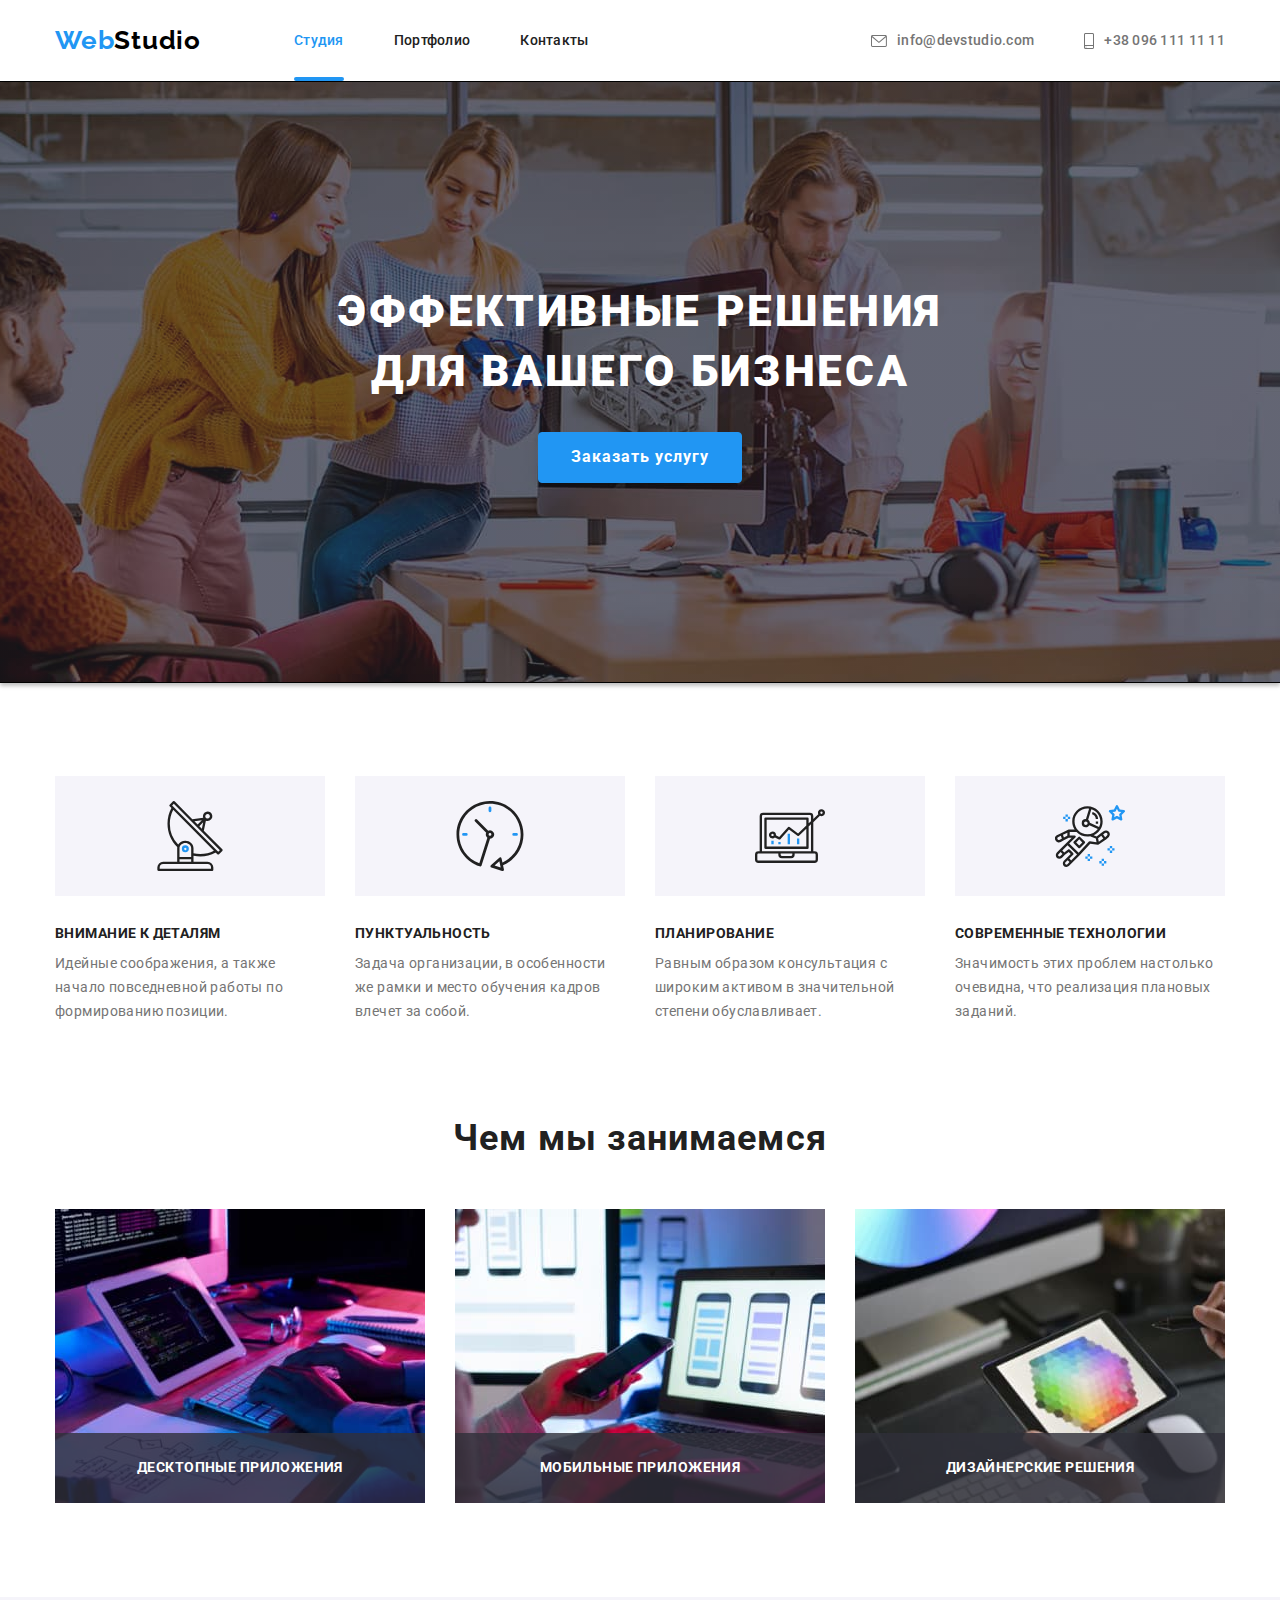
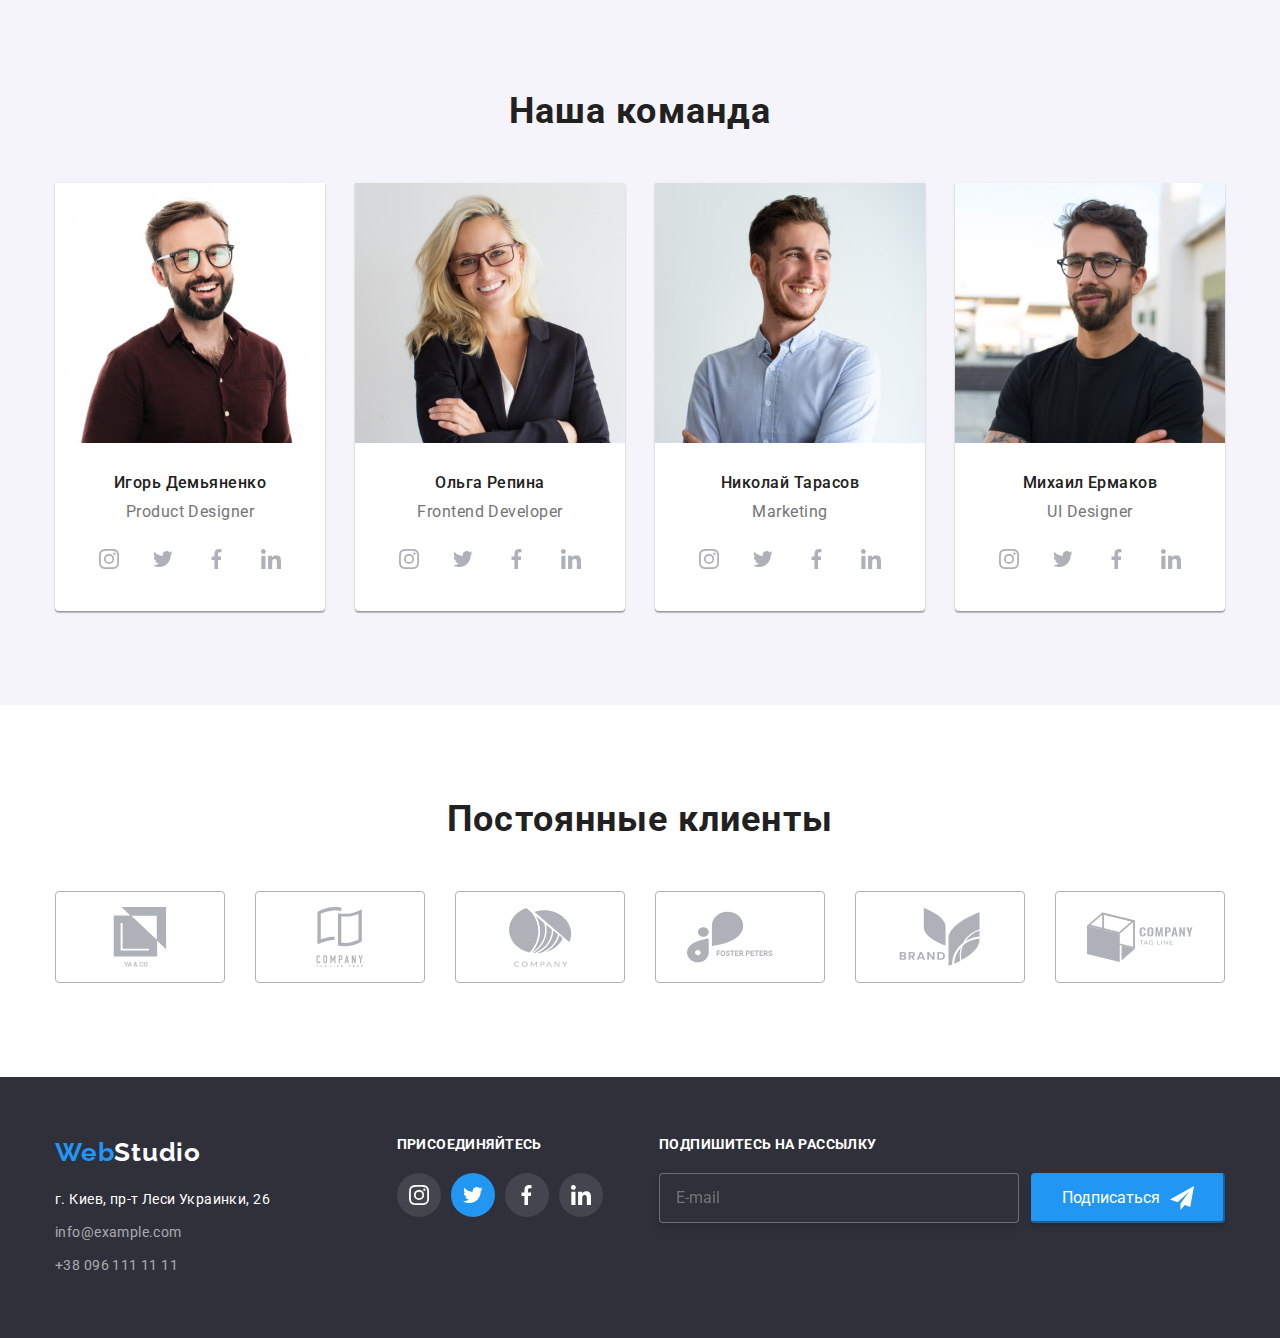
<file: index.html>
<!DOCTYPE html>
<html lang="ru">
<head>
    <meta charset="UTF-8">
    <meta http-equiv="X-UA-Compatible" content="IE=edge">
    <meta name="viewport" content="width=device-width, initial-scale=1.0">
    <title>Студия</title>
    <link rel="preconnect" href="https://fonts.googleapis.com">
    <link rel="preconnect" href="https://fonts.gstatic.com" crossorigin>
    <link href="https://fonts.googleapis.com/css2?family=Raleway:wght@700&family=Roboto:wght@400;500;700;900&display=swap"
        rel="stylesheet">
        <link rel="stylesheet" href="https://cdnjs.cloudflare.com/ajax/libs/modern-normalize/1.0.0/modern-normalize.min.css" />
    <link rel="stylesheet" href="./css/main.min.css">
    
</head>
<body>
 
        <!--Хедер-->
        <header class="header-section">
            <div class="navigation-bar ">
            <a href="./index.html" class="site-logo header-section__site-logo"> <span class="site-logo__name-accent">Web</span>Studio</a>
            <nav class="navigation-bar__navigation-container ">
                <ul class="navigation-box ">
                    <li class="navigation-box__ithem"> <a href="./index.html" class="navigation-box__link active-page">Студия</a> </li>
                    <li class="navigation-box__ithem"> <a href="./portfolio.html" class="navigation-box__link">Портфолио</a> </li>
                    <li class="navigation-box__ithem"> <a href="" class="navigation-box__link">Контакты</a> </li>
                </ul>
            </nav>
            
            <ul class="conact-box ">
                <li class="conact-box__ithem conact-box__ithem-indent-right "><a href="mailto:info@devstudio.com" class="conact-box__link ">
                    <svg class="conact-box__icon conact-box__icon-indent-right">
                        <use href="./images/sprite.svg#icon-envelope"></use>
                    </svg>
                    info@devstudio.com</a></li>
                <li class="conact-box__ithem conact-box__ithem-indent-right"><a href="tel:+380961111111" class="conact-box__link ">
                    <svg class="conact-box__icon conact-box__icon-indent-right icon-phone">
                        <use href="./images/sprite.svg#icon-smartphone"></use>
                    </svg>
                    +38 096 111 11 11</a></li>
            </ul>
            </div>
        </header>
    <main class="main-section">
        <!--hero-->
        <section class="hero-container overlay">
            <h1 class="hero-container__title">Эффективные решения <br> для вашего бизнеса</h1>
            <button type="button" class="button hero-container__button" data-modal-open>Заказать услугу</button>
        </section>
        <!--Our-features-->
        
        <section class="feature-container ">
            <div class="feature-container__box">
            <h2  hidden>Наши особенности</h2>
            
                <ul class="feature-list">
                    <li class="feature-list__ithem  section_ithem-indent-right ">
                        <svg class="feature-list__icon">
                            <use href="images/sprite.svg#icon-antenna"></use>
                        </svg>
                        <h3 class="feature-list__title">Внимание к деталям</h3>
                        <p class="feature-list__text">Идейные соображения, а также начало повседневной работы по формированию позиции.</p>
                    </li>
                    <li class="feature-list__ithem section_ithem-indent-right">
                        <svg class="feature-list__icon">
                            <use href="images/sprite.svg#icon-clock"></use>
                        </svg>
                        <h3 class="feature-list__title">Пунктуальность</h3>
                        <p class="feature-list__text">Задача организации, в особенности же рамки и место обучения кадров влечет за собой.</p>
                    </li>
                    <li class="feature-list__ithem section_ithem-indent-right">
                        <svg class="feature-list__icon">
                            <use href="images/sprite.svg#icon-diagram"></use>
                        </svg>
                        <h3 class="feature-list__title">Планирование</h3>
                        <p class="feature-list__text">Равным образом консультация с широким активом в значительной степени обуславливает.</p>
                    </li>
                    <li class="feature-list__ithem section_ithem-indent-right">
                        <svg class="feature-list__icon">
                            <use href="images/sprite.svg#icon-astronaut"></use>
                        </svg>
                        <h3 class="feature-list__title">Современные технологии</h3>
                        <p class="feature-list__text">Значимость этих проблем настолько очевидна, что реализация плановых заданий.</p>
                    </li>
                </ul>
        
            </div>
        </section>
       
        <!--Practice-->
        <section class="practice-container ">
           <div class="practice-container__box">
            <h2 class="section-name">Чем мы занимаемся</h2>
            <ul class="practice-list">
                <li class="practice-list__ithem section_ithem-indent-right">
                    <div class="practice">
                    <img src="./images/img1.jpg" class="practice__image" alt="Работа с компьютером" width="370"
                        height="294">
                            <div class="practice__label"><p class="practice__text">Десктопные приложения</p></div>
                        </div>
                        </li>
                <li class="practice-list__ithem section_ithem-indent-right">
                    <div class="practice">
                    <img src="./images/img2.jpg" class="practice__image" alt="Работа с телефоном" width="370"
                        height="294">
                    <div class="practice__label">
                        <p class="practice__text">Мобильные приложения</p>
                    </div>
                    </div>
                    </li>
                <li class="practice-list__ithem section_ithem-indent-right">
                    <div class="practice">
                        <img src="./images/img3.jpg" class="practice__image" alt="Работа с цветами" width="370"
                        height="294">
                        <div class="practice__label">
                            <p class="practice__text">Дизайнерские решения</p>
                        </div>
                        </div>
                    </li>
            </ul>
           </div>
            
            
        </section>
        <!--Team-->
        <section class="team-container ">
            <div class="team-container__box">
                <h2 class="section-name">Наша команда</h2>
                <ul class="team">
                    <li class="team__ithem section_ithem-indent-right">
                        <img src="./images/ourteam1.jpg" class="team__photo" alt="фотография Игоря Демьяненко" width="270" height="260">
                        <div class="team__decribe">
                        <h3 class="team__name">Игорь Демьяненко</h3>
                        <p class="team__position">Product Designer</p>
                    <ul class="networks">
                        <li class="networks__ithem-indent-right"><a href="#" aria-label="Instagram" class="networks__link team-networks__link">
                                <svg class="network-icon">
                                    <use href="images/sprite.svg#icon-instagram"></use>
                                </svg>
                            </a></li>
                        <li class="networks__ithem-indent-right"><a href="#" aria-label="Twitter" class="networks__link team-networks__link">
                                <svg class="network-icon">
                                    <use href="images/sprite.svg#icon-twit"></use>
                                </svg>
                            </a></li>
                        <li class="networks__ithem-indent-right"><a href="#" aria-label="Facebook" class="networks__link team-networks__link">
                                <svg class="network-icon">
                                    <use href="images/sprite.svg#icon-facebook"></use>
                                </svg>
                            </a></li>
                        <li class="networks__ithem-indent-right"><a href="#" aria-label="Linkedin" class="networks__link team-networks__link">
                                <svg class="network-icon">
                                    <use href="images/sprite.svg#icon-linkedin"></use>
                                </svg>
                    
                            </a>
                        </li>
                    </ul>
                                     
                    </div>
                    </li>
                    <li class="team__ithem section_ithem-indent-right">
                        <img src="./images/ourteam2.jpg" class="team__photo" alt="фотография Ольга Репина" width="270" height="260">
                        <div class="team__decribe">
                        <h3 class="team__name">Ольга Репина</h3>
                        <p class="team__position">Frontend Developer</p>
                    <ul class="networks">
                        <li class="networks__ithem-indent-right"><a href="#" aria-label="Instagram"
                                class="networks__link team-networks__link">
                                <svg class="network-icon">
                                    <use href="images/sprite.svg#icon-instagram"></use>
                                </svg>
                            </a></li>
                        <li class="networks__ithem-indent-right"><a href="#" aria-label="Twitter"
                                class="networks__link team-networks__link">
                                <svg class="network-icon">
                                    <use href="images/sprite.svg#icon-twit"></use>
                                </svg>
                            </a></li>
                        <li class="networks__ithem-indent-right"><a href="#" aria-label="Facebook" class="networks__link team-networks__link">
                                <svg class="network-icon">
                                    <use href="images/sprite.svg#icon-facebook"></use>
                                </svg>
                            </a></li>
                        <li class="networks__ithem-indent-right"><a href="#" aria-label="Linkedin" class="networks__link team-networks__link">
                                <svg class="network-icon">
                                    <use href="images/sprite.svg#icon-linkedin"></use>
                                </svg>
                    
                            </a>
                        </li>
                    </ul>
                    </div>
                    </li>
                    <li class="team__ithem section_ithem-indent-right">
                        <img src="./images/ourteam3.jpg" class="team__photo" alt="фотография Николая Тарасов" width="270" height="260">
                        <div class="team__decribe">
                        <h3 class="team__name">Николай Тарасов</h3>
                        <p class="team__position">Marketing</p>
                    <ul class="networks">
                        <li class="networks__ithem-indent-right"><a href="#" aria-label="Instagram"
                                class="networks__link team-networks__link">
                                <svg class="network-icon">
                                    <use href="images/sprite.svg#icon-instagram"></use>
                                </svg>
                            </a></li>
                        <li class="networks__ithem-indent-right"><a href="#" aria-label="Twitter"
                                class="networks__link team-networks__link">
                                <svg class="network-icon">
                                    <use href="images/sprite.svg#icon-twit"></use>
                                </svg>
                            </a></li>
                        <li class="networks__ithem-indent-right"><a href="#" aria-label="Facebook" class="networks__link team-networks__link">
                                <svg class="network-icon">
                                    <use href="images/sprite.svg#icon-facebook"></use>
                                </svg>
                            </a></li>
                        <li class="networks__ithem-indent-right"><a href="#" aria-label="Linkedin" class="networks__link team-networks__link">
                                <svg class="network-icon">
                                    <use href="images/sprite.svg#icon-linkedin"></use>
                                </svg>
                    
                            </a>
                        </li>
                    </ul>
                    </div>
                    </li>
                    <li class="team__ithem section_ithem-indent-right">
                        <img src="./images/ourteam4.jpg" class="team__photo" alt="фотография Михаила Ермакова" width="270" height="260">
                        <div class="team__decribe">
                        <h3 class="team__name">Михаил Ермаков</h3>
                        <p class="team__position">UI Designer</p>
                    <ul class="networks">
                        <li class="networks__ithem-indent-right"><a href="#" aria-label="Instagram"
                                class="networks__link team-networks__link">
                                <svg class="network-icon">
                                    <use href="images/sprite.svg#icon-instagram"></use>
                                </svg>
                            </a></li>
                        <li class="networks__ithem-indent-right"><a href="#" aria-label="Twitter"
                                class="networks__link team-networks__link ">
                                <svg class="network-icon">
                                    <use href="images/sprite.svg#icon-twit"></use>
                                </svg>
                            </a></li>
                        <li class="networks__ithem-indent-right"><a href="#" aria-label="Facebook" class="networks__link team-networks__link">
                                <svg class="network-icon">
                                    <use href="images/sprite.svg#icon-facebook"></use>
                                </svg>
                            </a></li>
                        <li class="networks__ithem-indent-right"><a href="#" aria-label="Linkedin" class="networks__link team-networks__link">
                                <svg class="network-icon">
                                    <use href="images/sprite.svg#icon-linkedin"></use>
                                </svg>
                    
                            </a>
                        </li>
                    </ul>
                    </div>
                    </li>
                </ul>
            </div>
            
        
        
        
        </section>
        <!--Our-clients-->
        <section class="clients-container">
            <div class="clients-container__box ">
            <h2 class="section-name">Постоянные клиенты</h2>
            
            <ul class="client">
                <li class="client__ithem section_ithem-indent-right">
                <a href="#" class="client__link">
                  <svg class="client__icon">
                 <use href="images/sprite.svg#icon-company-1"></use>
                </svg>
                </a>
                </li>
                <li class="client__ithem section_ithem-indent-right">
                    <a href="#" class="client__link">
                    <svg class="client__icon">
                        <use href="images/sprite.svg#icon-company-2"></use>
                    </svg></a>
                </li>
                <li class="client__ithem section_ithem-indent-right">
                    <a  href="#" class="client__link">
                    <svg class="client__icon">
                        <use href="images/sprite.svg#icon-company-3"></use>
                    </svg></a>
                </li><li class="client__ithem section_ithem-indent-right"> 
                    <a href="#" class="client__link">
                    <svg class="client__icon">
                        <use href="images/sprite.svg#icon-company-4"></use>
                    </svg></a>
                </li><li class="client__ithem section_ithem-indent-right">
                    <a href="#" class="client__link">
                    <svg class="client__icon">
                        <use href="images/sprite.svg#icon-company-5"></use>
                    </svg></a>
                </li><li class="client__ithem section_ithem-indent-right">
                    <a href="#" class="client__link">
                    <svg class="client__icon">
                        <use href="images/sprite.svg#icon-company-6"></use>
                    </svg></a>
                </li>
            </ul>
            </div>
        </section>
 </main>


<!--Footer-->
        <footer class="footer">
            <div class="footer__container ">
            <div class="footer__adress-box-indent-right">  
            <a href="./index.html" class=" site-logo footer__site-logo"> <span class="site-logo__name-accent">Web</span>Studio</a>
                           
            <address class="adress">г. Киев, пр-т Леси Украинки, 26</address>
            <ul>
            <li class="contact-ithem"><a href="mailto:info@example.com" class="contact-footer">info@example.com</a>
                
                 <li class="contact-ithem"><a href="tel:+380961111111" class="contact-footer">+38 096 111 11 11</a></li>
            </ul>
            </div>
            <div class="footer-section">
                <h2 class="invitation">присоединяйтесь</h2>
                    <ul class="networks">
                        <li class="networks__ithem-indent-right"><a href="#" aria-label="Instagram"
                                class="networks__link footer__network-link">
                                <svg class="network-icon">
                                    <use href="images/sprite.svg#icon-instagram"></use>
                                </svg>
                            </a></li>
                        <li class="networks__ithem-indent-right"><a href="#" aria-label="Twitter"
                                class="networks__link footer__network-link twitter-link">
                                <svg class="network-icon">
                                    <use href="images/sprite.svg#icon-twit"></use>
                                </svg>
                            </a></li>
                        <li class="networks__ithem-indent-right"><a href="#" aria-label="Facebook" class="networks__link footer__network-link">
                                <svg class="network-icon">
                                    <use href="images/sprite.svg#icon-facebook"></use>
                                </svg>
                            </a></li>
                        <li class=networks__ithem-indent-right"><a href="#" aria-label="Linkedin" class="networks__link footer__network-link">
                                <svg class="network-icon">
                                    <use href="images/sprite.svg#icon-linkedin"></use>
                                </svg>
                    
                            </a>
                        </li>
                    </ul>

                            </div>





                <div class='footer-section'>
                    <h2 class="invitation">Подпишитесь на рассылку</h2>
                    <form class="mailing">
                        <label><input class="mailing__form" type="email" name="subscribe-mail" placeholder="E-mail"></label>
                        <button type="submit" class="mailing_button">Подписаться</button>
                    </form>
                </div>


                        </div>
                        </footer>

<!-Modal-->
        <div class="backdrop is-hidden" data-modal>
            <div class="modal-window">
            <button class="cross-button" data-modal-close>
                <svg  class="cross-button__icon">
                 <use href="./images/cross.svg#cross"></use>
                 </svg></button>


                 
                 <h2 class="modal-window__invite">Оставьте свои данные, мы вам перезвоним</h2>
            <form class="modalform">
                <label class="modalform__ithem modalform__ithem-indent-righ"> 
                    <input class="modalform__input" type="text" name="username"  placeholder=" ">
                    <svg class="modalform__icon">
                        <use href='./images/icons.svg#icon-person'></use>
                    </svg>
                    <span class="modalform__title">Имя</span>
                </label>
                <label class="modalform__ithem modalform__ithem-indent-righ">
                    <input class="modalform__input" type="tel" name="usernumber" placeholder=" ">
                    <svg class="modalform__icon">
                        <use href='./images/icons.svg#icon-telephone'></use>
                    </svg>
                    <span class="modalform__title">Телефон</span>
                </label>
                <label class="modalform__ithem modalform__ithem-indent-righ"> 
                    <input class="modalform__input" type="email" name="usermail"  placeholder=" ">
                    <svg class="modalform__icon">
                        <use href='./images/icons.svg#icon-thumb-accept'></use>
                    </svg>

                    <span class="modalform__title">Почта</span>
                </label >
                <label class="modalform__ithem modalform__ithem-indent-righ"> 
                    <textarea class="modalform__input modalform__textarea" name="feedback" rows="6" placeholder="Введите комментарий"></textarea>
                <span class="modalform__title">Комментарий</span>
                </label>
                <label class="checkbox"> 
                    <input class="checkbox__imput" type="checkbox" name="useragree" >
                    <span class="checkbox__box"></span>
                    <span class="checkbox__title">Соглашаюсь с рассылкой и принимаю <a href="#" class="terms">Условия договора</a></span>
                </label >
                <button type="submit" class="modalform__button">Отправить
                </button>
            </form>
        </div>
</div>


        <script src="./js/modal.js"></script>
  </body>
</html>
</file>
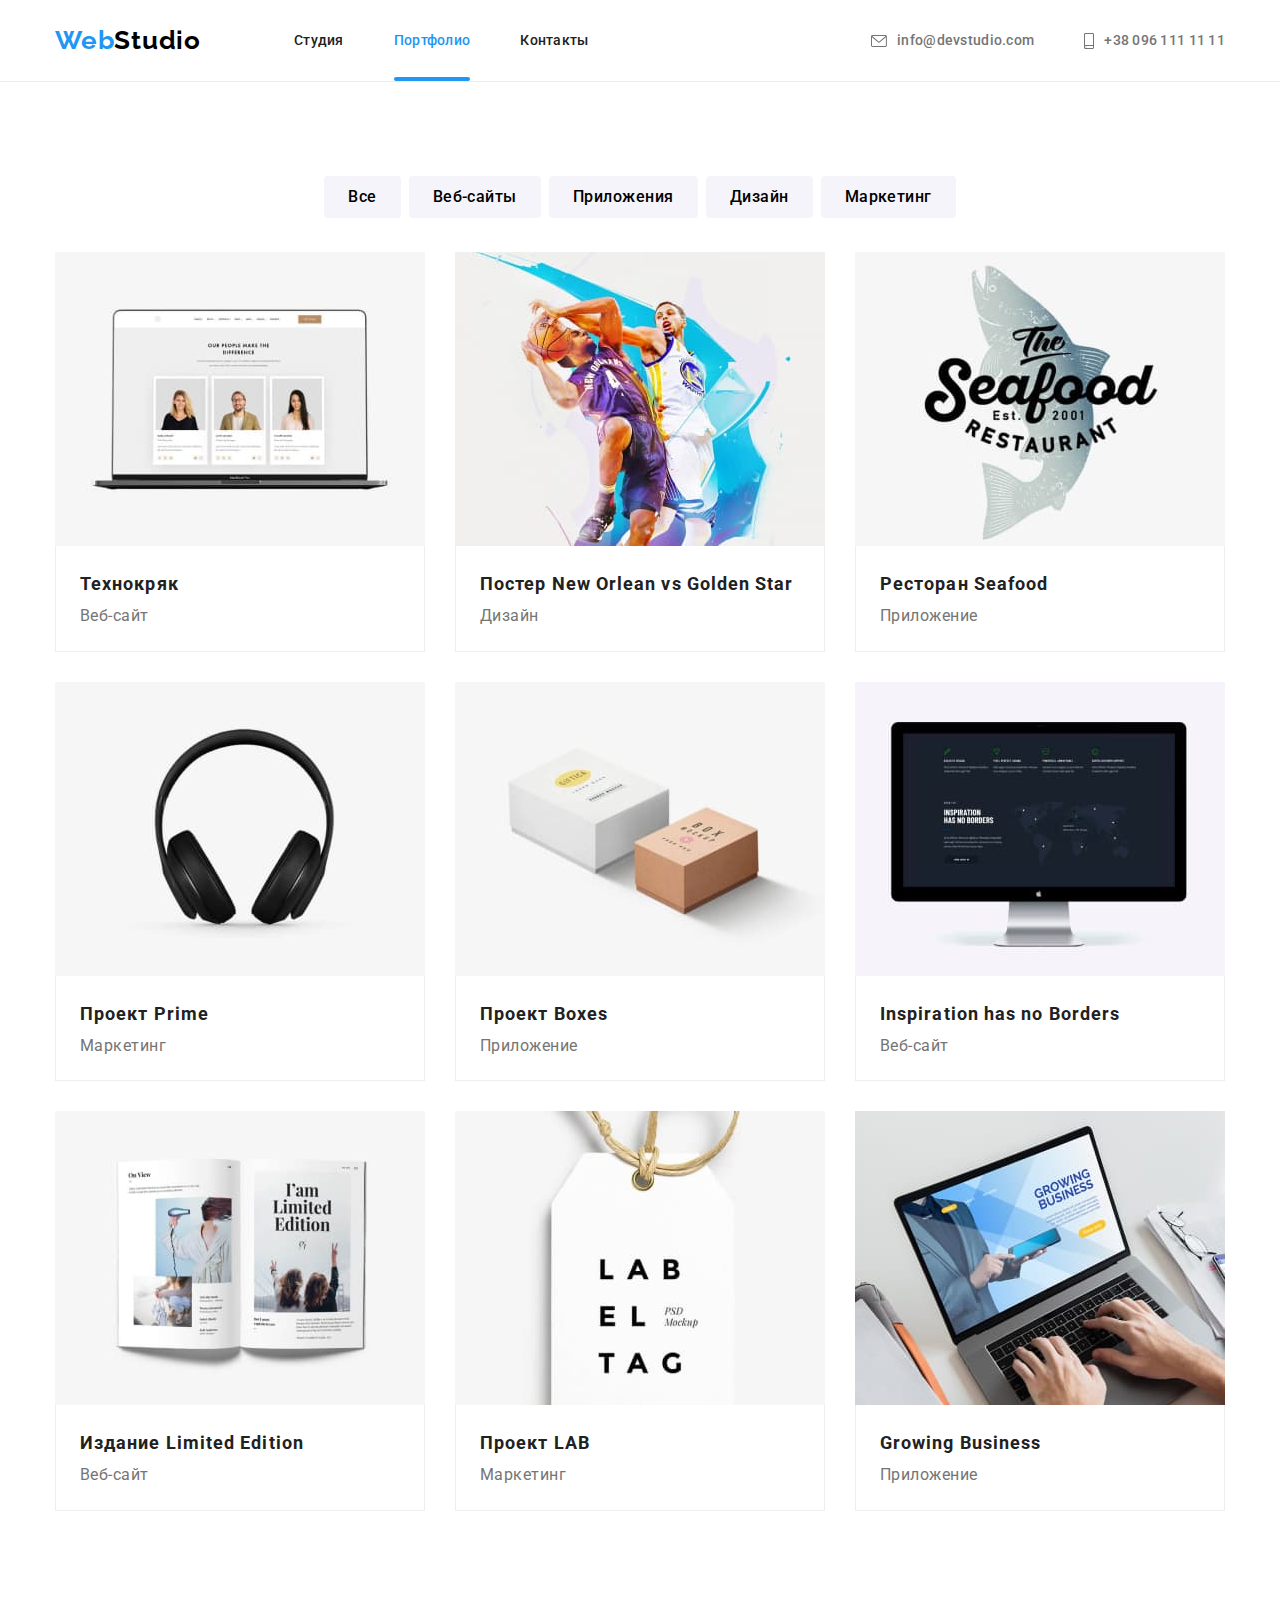
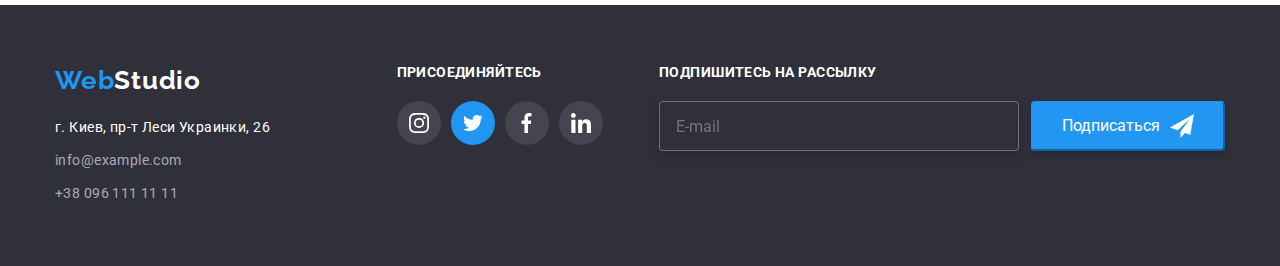
<file: portfolio.html>
<!DOCTYPE html>
<html lang="ru">
<head>
    <meta charset="UTF-8">
    <meta http-equiv="X-UA-Compatible" content="IE=edge">
    <meta name="viewport" content="width=device-width, initial-scale=1.0">
    <title>Портфолио</title>
   <link rel="preconnect" href="https://fonts.googleapis.com">
    <link rel="preconnect" href="https://fonts.gstatic.com" crossorigin>
    <link href="https://fonts.googleapis.com/css2?family=Raleway:wght@700&family=Roboto:wght@400;500;700;900&display=swap"
        rel="stylesheet">
    <link rel="stylesheet" href="https://cdnjs.cloudflare.com/ajax/libs/modern-normalize/1.0.0/modern-normalize.min.css" />
        <link rel="stylesheet" href="./css/main.min.css">
</head>

<body>

    <!--{Header}-->
        <header class="header-section">
            <div class="navigation-bar ">
                <a href="./index.html" class="site-logo header-section__site-logo"> <span
                        class="site-logo__name-accent">Web</span>Studio</a>
                <nav class="navigation-bar__navigation-container ">
                    <ul class="navigation-box ">
                        <li class="navigation-box__ithem"> <a href="./index.html"
                                class="navigation-box__link ">Студия</a> </li>
                        <li class="navigation-box__ithem"> <a href="./portfolio.html" class="navigation-box__link active-page">Портфолио</a>
                        </li>
                        <li class="navigation-box__ithem"> <a href="" class="navigation-box__link">Контакты</a> </li>
                    </ul>
                </nav>
        
                <ul class="conact-box ">
                    <li class="conact-box__ithem-indent-right "><a href="mailto:info@devstudio.com" class="conact-box__link ">
                            <svg class="conact-box__icon conact-box__icon-indent-right">
                                <use href="./images/sprite.svg#icon-envelope"></use>
                            </svg>
                            info@devstudio.com</a></li>
                    <li class="conact-box__ithem-indent-right"><a href="tel:+380961111111" class="conact-box__link ">
                            <svg class="conact-box__icon conact-box__icon-indent-right icon-phone">
                                <use href="./images/sprite.svg#icon-smartphone"></use>
                            </svg>
                            +38 096 111 11 11</a></li>
                </ul>
            </div>
        </header>
    <!--Portfolio-->
   <main>
       <section class="works-container ">
       <div class="works-container__box  ">
           <h1  hidden>Наши работы </h1>
           <ul class="works-navigation">
               <li class="works-navigation__box works-navigation__button-indent-right"><button type="button" class="works-navigation__button">Все</button></li>
               <li class="works-navigation__box works-navigation__button-indent-right"><button type="button" class="works-navigation__button">Веб-сайты</button></li>
               <li class="works-navigation__box works-navigation__button-indent-right"><button type="button" class="works-navigation__button">Приложения</button></li>
               <li class="works-navigation__box works-navigation__button-indent-right"><button type="button" class="works-navigation__button">Дизайн</button></li>
               <li class="works-navigation__box works-navigation__button-indent-right"><button type="button" class="works-navigation__button">Маркетинг</button></li>   
           </ul>   
       
   <!--Work-examples-->    
    <ul class="work-list work-list-indent-up">
        <li class="work-list__ithem work-list__ithem-position">
            <a href="#" aria-label="Технокряк" class="work-list__link">
                <div class="work-thumb">
            <img src="./images/portimg1.jpg" class="work-thumb__image" alt="Веб-страница на ноутбуке" width="370" height="294">
            <div class="work-decription"><p class="work-decription__text">Технокряк это современная площадка распространения коронавируса. Компании используют эту платформу для цифрового
            шпионажа и атак на защищённые сервера конкурентов.</p></div>
        </div>
            <div class="work-examples">
            <h2 class="work-examples__title">Технокряк</h2>
            <p class="work-examples-scope">Веб-сайт</p></div></a>
        </li>
        <li class="work-list__ithem work-list__ithem-position">
            <a href="#" aria-label="Постер" class="work-list__link">
                <div class="work-thumb">
            <img src="./images/portimg2.jpg" class="work-thumb__image" alt="Постер игры в баскетбол" width="370" height="294">
            <div class="work-decription">
                <p class="work-decription__text">Технокряк это современная площадка распространения коронавируса. Компании используют эту
                    платформу для цифрового
                    шпионажа и атак на защищённые сервера конкурентов.</p>
            </div>
            </div>
            <div class="work-examples">
            <h2 class="work-examples__title">Постер New Orlean vs Golden Star</h2>
            <p class="work-examples-scope">Дизайн</p>
            </div></a>
        </li>
        <li class="work-list__ithem work-list__ithem-position">
            <a href="#" aria-label="Ресторан" class="work-list__link">
                <div class="work-thumb">
            <img src="./images/portimg3.jpg" class="work-thumb__image" alt="Постер рыбного рестрорана с рыбой на фоне" width="370"
                height="294">
                <div class="work-decription">
                    <p class="work-decription__text">Технокряк это современная площадка распространения коронавируса. Компании используют эту
                        платформу для цифрового
                        шпионажа и атак на защищённые сервера конкурентов.</p>
                </div>
                </div>
            <div class="work-examples">
            <h2 class="work-examples__title">Ресторан Seafood</h2>
            <p class="work-examples-scope">Приложение</p></div></a>
        </li>
        <li class="work-list__ithem work-list__ithem-position">
            <a href="#" aria-label="Проект" class="work-list__link">
                <div class="work-thumb">
            <img src="./images/portimg4.jpg" class="work-thumb__image" alt="Наушники" width="370" height="294">
            <div class="work-decription">
                <p class="work-decription__text">Технокряк это современная площадка распространения коронавируса. Компании используют эту
                    платформу для цифрового
                    шпионажа и атак на защищённые сервера конкурентов.</p>
            </div>
            </div>
            <div class="work-examples">
            <h2 class="work-examples__title">Проект Prime</h2>
            <p class="work-examples-scope">Маркетинг</p></div></a>
        </li>
        <li class="work-list__ithem work-list__ithem-position">
            <a href="#" aria-label="Приложение" class="work-list__link">
                <div class="work-thumb">
            <img src="./images/portimg5.jpg" class="work-thumb__image" alt="Две посылки" width="370" height="294">
            <div class="work-decription">
                <p class="work-decription__text">Технокряк это современная площадка распространения коронавируса. Компании используют эту
                    платформу для цифрового
                    шпионажа и атак на защищённые сервера конкурентов.</p>
            </div>
            </div>
            <div class="work-examples">
            <h2 class="work-examples__title">Проект Boxes</h2>
            <p class="work-examples-scope">Приложение</p></div></a>
        </li>
        <li class="work-list__ithem work-list__ithem-position">
            <a href="#" aria-label="Веб-дизайн" class="work-list__link">
                <div class="work-thumb">
            <img src="./images/portimg6.jpg" class="work-thumb__image" alt="Главная страница сайта с изображением карты мира"
                width="370" height="294">
                <div class="work-decription">
                    <p class="work-decription__text">Технокряк это современная площадка распространения коронавируса. Компании используют эту
                        платформу для цифрового
                        шпионажа и атак на защищённые сервера конкурентов.</p>
                </div>
                </div>
                <div class="work-examples">
            <h2 class="work-examples__title" lang="en">Inspiration has no Borders</h2>
            <p class="work-examples-scope">Веб-сайт</p></div></a>
        </li>
        <li class="work-list__ithem work-list__ithem-position">
            <a href="#" aria-label="Издание" class="work-list__link">
                <div class="work-thumb">
            <img src="./images/portimg7.jpg" class="work-thumb__image" alt="Разворот журнала со статьями" width="370" height="294">
            <div class="work-decription">
                <p class="work-decription__text">Технокряк это современная площадка распространения коронавируса. Компании используют эту
                    платформу для цифрового
                    шпионажа и атак на защищённые сервера конкурентов.</p>
            </div>
            </div>
            <div class="work-examples">
            <h2 class="work-examples__title">Издание Limited Edition</h2>
            <p class="work-examples-scope">Веб-сайт</p></div></a>
        </li>
        <li class="work-list__ithem work-list__ithem-position">
            <a href="#" aria-label="Проект-ЛАБ" class="work-list__link">
                <div class="work-thumb">
            <img src="./images/portimg8.jpg" class="work-thumb__image" alt="Лейба с надписью Labeltag" width="370" height="294">
            <div class="work-decription">
            <p class="work-decription__text">Технокряк это современная площадка распространения коронавируса. Компании используют эту
                платформу для цифрового
                шпионажа и атак на защищённые сервера конкурентов.</p>
            </div>
            </div>
            <div class="work-examples">
            <h2 class="work-examples__title">Проект LAB</h2>
            <p class="work-examples-scope">Маркетинг</p></div></a>
        </li>
        <li class="work-list__ithem work-list__ithem-position">
            <a href="#" aria-label="Growing-Business" class="work-list__link">
                <div class="work-thumb">
            <img src="./images/portimg9.jpg" class="work-thumb__image" alt="Поиск информации на наутбуке на тему бизнеса" width="370"
                height="294">
                <div class="work-decription">
                    <p class="work-decription__text">Технокряк это современная площадка распространения коронавируса. Компании используют эту
                        платформу для цифрового
                        шпионажа и атак на защищённые сервера конкурентов.</p>
                </div>
                </div>
                <div class="work-examples">
            <h2 class="work-examples__title" lang="en">Growing Business</h2>
            <p class="work-examples-scope">Приложение</p></div></a>
        </li>
    </ul>
        </div>
      

    </section>
   </main>


    <!--Footer-->
        <footer class="footer">
            <div class="footer__container ">
                <div class="footer__adress-box-indent-right">
                    <a href="./index.html" class=" site-logo footer__site-logo"> <span
                            class="site-logo__name-accent">Web</span>Studio</a>
        
                    <address class="adress">г. Киев, пр-т Леси Украинки, 26</address>
                    <ul>
                        <li class="contact-ithem"><a href="mailto:info@example.com" class="contact-footer">info@example.com</a>
        
                        <li class="contact-ithem"><a href="tel:+380961111111" class="contact-footer">+38 096 111 11 11</a></li>
                    </ul>
                </div>
                <div class="footer-section">
                    <h2 class="invitation">присоединяйтесь</h2>
                    <ul class="networks">
                        <li class="networks__ithem-indent-right"><a href="#" aria-label="Instagram"
                                class="networks__link footer__network-link">
                                <svg class="network-icon">
                                    <use href="images/sprite.svg#icon-instagram"></use>
                                </svg>
                            </a></li>
                        <li class="networks__ithem-indent-right"><a href="#" aria-label="Twitter"
                                class="networks__link footer__network-link twitter-link">
                                <svg class="network-icon">
                                    <use href="images/sprite.svg#icon-twit"></use>
                                </svg>
                            </a></li>
                        <li class="networks__ithem-indent-right"><a href="#" aria-label="Facebook"
                                class="networks__link footer__network-link">
                                <svg class="network-icon">
                                    <use href="images/sprite.svg#icon-facebook"></use>
                                </svg>
                            </a></li>
                        <li class=networks__ithem-indent-right"><a href="#" aria-label="Linkedin"
                                class="networks__link footer__network-link">
                                <svg class="network-icon">
                                    <use href="images/sprite.svg#icon-linkedin"></use>
                                </svg>
        
                            </a>
                        </li>
                    </ul>
        
                </div>
        
        
        
        
        
                <div class='footer-section'>
                    <h2 class="invitation">Подпишитесь на рассылку</h2>
                    <form class="mailing">
                        <label><input class="mailing__form" type="email" name="subscribe-mail" placeholder="E-mail"></label>
                        <button type="submit" class="mailing_button">Подписаться</button>
                    </form>
                </div>
        
        
            </div>
        </footer>
</body>
</html>
</file>
<file: css/main.min.css>
h1,h2,h3,h4,h5,h6,p{margin:0}img{display:block}body{font-family:"Roboto","Raleway",sans-serif;color:#212121}ol,ul{list-style:none;padding:0;margin:0}a{text-decoration:none}address{font-style:normal}.navigation-bar,.feature-container__box,.practice-container__box,.team-container__box,.clients-container__box,.footer__container,.works-container__box{width:1200px;padding:0 15px;margin:0 auto}.hero-container__button,.mailing_button,.team,.networks__link,.client__link,.cross-button{display:-webkit-box;display:-webkit-flex;display:-ms-flexbox;display:flex;-webkit-box-pack:center;-webkit-justify-content:center;-ms-flex-pack:center;justify-content:center;-webkit-box-align:center;-webkit-align-items:center;-ms-flex-align:center;align-items:center}.hero-container__button,.mailing_button,.modalform__button,.works-navigation__button{background-color:#2196f3;color:#fff;-webkit-border-radius:4px;border-radius:4px;cursor:pointer}.section-name{font-weight:700;font-size:36px;line-height:1.16;text-align:center;letter-spacing:0.03em;margin-bottom:50px}.header-section{padding-top:25px;padding-bottom:25px;border-bottom-width:1px;border-bottom-style:solid;border-bottom-color:#ececec}.navigation-bar{display:-webkit-box;display:-webkit-flex;display:-ms-flexbox;display:flex;-webkit-box-align:center;-webkit-align-items:center;-ms-flex-align:center;align-items:center;margin-top:0;padding-top:0}.navigation-box{display:-webkit-box;display:-webkit-flex;display:-ms-flexbox;display:flex}.navigation-box__ithem{position:relative}.navigation-box__ithem:not(:last-child){margin-right:50px}.navigation-box__link{padding-top:32px;padding-bottom:32px;font-weight:500;font-size:14px;line-height:1.4;letter-spacing:0.02em;color:#212121;-webkit-transition-property:color;-o-transition-property:color;transition-property:color;-webkit-transition-duration:250ms;-o-transition-duration:250ms;transition-duration:250ms;-webkit-transition-timing-function:cubic-bezier(0.4, 0, 0.2, 1);-o-transition-timing-function:cubic-bezier(0.4, 0, 0.2, 1);transition-timing-function:cubic-bezier(0.4, 0, 0.2, 1)}.navigation-box__link:visited{color:#212121}.navigation-box__link:hover,.navigation-box__link:focus{color:#2196f3}.active-page{position:relative;color:#2196f3}.active-page:hover,.active-page:visited{color:#2196f3}.active-page::after{content:'';position:absolute;right:0%;bottom:-1px;width:100%;height:4px;background-color:#2196f3;color:#2196f3;-webkit-border-radius:2px;border-radius:2px}.conact-box{display:-webkit-box;display:-webkit-flex;display:-ms-flexbox;display:flex;margin-left:auto}.conact-box__ithem-indent-right:not(:last-child){margin-right:50px}.conact-box__link{display:-webkit-box;display:-webkit-flex;display:-ms-flexbox;display:flex;margin:0px;-webkit-box-align:center;-webkit-align-items:center;-ms-flex-align:center;align-items:center;font-weight:500;font-size:14px;line-height:1.4;letter-spacing:0.02em;color:#757575;-webkit-transition-property:color;-o-transition-property:color;transition-property:color;-webkit-transition-duration:250ms;-o-transition-duration:250ms;transition-duration:250ms;-webkit-transition-timing-function:cubic-bezier(0.4, 0, 0.2, 1);-o-transition-timing-function:cubic-bezier(0.4, 0, 0.2, 1);transition-timing-function:cubic-bezier(0.4, 0, 0.2, 1)}.conact-box__link:hover,.conact-box__link:focus{color:#2196f3;fill:#2196f3}.site-logo,.site-logo:hover,.site-logo:visited{font-family:"Raleway";font-weight:700;font-size:26px;line-height:1.2;letter-spacing:0.03em}.header-section__site-logo{margin-right:93px;color:#000000}.site-logo__name-accent{color:#2196f3}.footer__site-logo{display:block;margin-bottom:20px;color:#fff}.conact-box__icon{fill:currentColor;max-width:16px;max-height:12px}.conact-box__icon:hover,.conact-box__icon:focus{color:#2196f3;fill:#2196f3}.conact-box__icon-indent-right{margin-right:10px}.icon-phone{max-width:10px;max-height:16px}.feature-list__icon{background-color:#f5f4fa;-webkit-background-size:contain;background-size:contain;display:-webkit-box;display:-webkit-flex;display:-ms-flexbox;display:flex;-webkit-box-pack:center;-webkit-justify-content:center;-ms-flex-pack:center;justify-content:center;-webkit-box-align:center;-webkit-align-items:center;-ms-flex-align:center;align-items:center;max-width:100%;max-height:120px;padding:25px 100px;margin-bottom:30px}.network-icon{fill:currentColor;height:20px;width:20px}.client__icon{fill:currentColor;height:60px;width:106px}.hero-container{background:#2f303a;padding:200px 0}.hero-container__title{text-align:center;color:#fff;font-weight:900;font-size:44px;line-height:1.36;text-align:center;text-transform:uppercase;letter-spacing:0.06em}.overlay{max-height:600px;max-width:1600px;outline:1px solid black;margin-left:auto;margin-right:auto;background-image:-webkit-gradient(linear, left top, right top, from(rgba(47,48,58,0.4)), to(rgba(47,48,58,0.4))),url(../images/hero.jpg);background-image:-webkit-linear-gradient(left, rgba(47,48,58,0.4), rgba(47,48,58,0.4)),url(../images/hero.jpg);background-image:-o-linear-gradient(left, rgba(47,48,58,0.4), rgba(47,48,58,0.4)),url(../images/hero.jpg);background-image:linear-gradient(to right, rgba(47,48,58,0.4), rgba(47,48,58,0.4)),url(../images/hero.jpg);background-repeat:no-repeat;-webkit-background-size:cover;background-size:cover;background-position:center;-webkit-box-shadow:0px 4px 4px rgba(0,0,0,0.25);box-shadow:0px 4px 4px rgba(0,0,0,0.25)}.hero-container__button{padding:10px 32px;margin-top:30px;margin-left:auto;margin-right:auto;font-weight:700;font-size:16px;line-height:1.8;letter-spacing:0.06em;border:1px solid #2196f3;-webkit-box-shadow:0px 4px 4px rgba(0,0,0,0.15);box-shadow:0px 4px 4px rgba(0,0,0,0.15)}.mailing_button{margin-left:12px;padding:10px 29px;border-color:#2196f3;-webkit-box-shadow:0px 4px 4px rgba(0,0,0,0.15);box-shadow:0px 4px 4px rgba(0,0,0,0.15);-webkit-border-radius:4px;border-radius:4px;-webkit-transition-property:-webkit-box-shadow;transition-property:-webkit-box-shadow;-o-transition-property:box-shadow;transition-property:box-shadow;transition-property:box-shadow, -webkit-box-shadow;-webkit-transition-duration:250ms;-o-transition-duration:250ms;transition-duration:250ms;-webkit-transition-timing-function:cubic-bezier(0.4, 0, 0.2, 1);-o-transition-timing-function:cubic-bezier(0.4, 0, 0.2, 1);transition-timing-function:cubic-bezier(0.4, 0, 0.2, 1)}.mailing_button:hover{-webkit-box-shadow:0px 4px 4px rgba(0,0,0,0.45);box-shadow:0px 4px 4px rgba(0,0,0,0.45)}.mailing_button::after{display:block;content:'';margin-left:10px;background-image:url("../images/icon-send.svg");-webkit-background-size:contain;background-size:contain;width:24px;height:24px}.modalform__button{width:200px;height:50px;margin-top:30px;border:1px solid #2196f3;-webkit-transition-property:background-color;-o-transition-property:background-color;transition-property:background-color;-webkit-transition-duration:250ms;-o-transition-duration:250ms;transition-duration:250ms;-webkit-transition-timing-function:cubic-bezier(0.4, 0, 0.2, 1);-o-transition-timing-function:cubic-bezier(0.4, 0, 0.2, 1);transition-timing-function:cubic-bezier(0.4, 0, 0.2, 1);-webkit-transition-property:-webkit-box-shadow;transition-property:-webkit-box-shadow;-o-transition-property:box-shadow;transition-property:box-shadow;transition-property:box-shadow, -webkit-box-shadow;transition-duration:250ms;transition-timing-function:cubic-bezier(0.4, 0, 0.2, 1)}.modalform__button:hover{background-color:#188ce8;-webkit-box-shadow:0px 4px 4px rgba(0,0,0,0.15);box-shadow:0px 4px 4px rgba(0,0,0,0.15);-webkit-border-radius:4px;border-radius:4px}.works-navigation__button{color:#000000;border-color:transparent;background-color:#f5f4fa;font-weight:500;font-size:16px;line-height:1.6;-webkit-border-radius:4px;border-radius:4px;text-align:center;letter-spacing:0.03em;padding:6px 22px;-webkit-transition-property:color;-o-transition-property:color;transition-property:color;-webkit-transition-duration:250ms;-o-transition-duration:250ms;transition-duration:250ms;-webkit-transition-timing-function:cubic-bezier(0.4, 0, 0.2, 1);-o-transition-timing-function:cubic-bezier(0.4, 0, 0.2, 1);transition-timing-function:cubic-bezier(0.4, 0, 0.2, 1);-webkit-transition-property:background-color;-o-transition-property:background-color;transition-property:background-color;transition-duration:250ms;transition-timing-function:cubic-bezier(0.4, 0, 0.2, 1);-webkit-transition-property:-webkit-box-shadow;transition-property:-webkit-box-shadow;-o-transition-property:box-shadow;transition-property:box-shadow;transition-property:box-shadow, -webkit-box-shadow;transition-duration:250ms;transition-timing-function:cubic-bezier(0.4, 0, 0.2, 1)}.works-navigation__button:focus,.works-navigation__button:hover{color:#fff;background-color:#2196f3;-webkit-box-shadow:0px 3px 1px rgba(0,0,0,0.1),0px 1px 2px rgba(0,0,0,0.08),0px 2px 2px rgba(0,0,0,0.12);box-shadow:0px 3px 1px rgba(0,0,0,0.1),0px 1px 2px rgba(0,0,0,0.08),0px 2px 2px rgba(0,0,0,0.12)}.feature-container{padding-top:94px}.feature-list{display:-webkit-box;display:-webkit-flex;display:-ms-flexbox;display:flex}.feature-list__ithem{width:270px}.section_ithem-indent-right:not(:last-child){margin-right:30px}.feature-list__title{font-weight:700;font-size:14px;line-height:1.14;letter-spacing:0.03em;text-transform:uppercase;margin-bottom:10px}.feature-list__text{font-size:14px;line-height:1.7;letter-spacing:0.03em;color:#757575}.practice-container{padding-top:94px;padding-bottom:94px}.practice-container__box{-webkit-box-orient:vertical;-webkit-box-direction:normal;-webkit-flex-direction:column;-ms-flex-direction:column;flex-direction:column}.practice-list{display:-webkit-box;display:-webkit-flex;display:-ms-flexbox;display:flex}.practice{position:relative}.practice__label{position:absolute;bottom:0;width:100%;padding:27px 82px;background-color:rgba(47,48,58,0.8)}.practice__text{font-weight:bold;font-size:14px;line-height:1.14;text-align:center;letter-spacing:0.03em;text-transform:uppercase;color:#fff}.team-container{background-color:#f5f4fa;-webkit-box-orient:vertical;-webkit-box-direction:normal;-webkit-flex-direction:column;-ms-flex-direction:column;flex-direction:column;padding-top:94px;padding-bottom:94px}.team__ithem{background-color:#fff;text-align:center;width:270px;-webkit-box-shadow:0px 1px 3px rgba(0,0,0,0.12),0px 1px 1px rgba(0,0,0,0.14),0px 2px 1px rgba(0,0,0,0.2);box-shadow:0px 1px 3px rgba(0,0,0,0.12),0px 1px 1px rgba(0,0,0,0.14),0px 2px 1px rgba(0,0,0,0.2);-webkit-border-radius:0px 0px 4px 4px;border-radius:0px 0px 4px 4px}.team__decribe{padding-top:30px;padding-bottom:30px}.team__name{margin-bottom:10px;font-weight:500;font-size:16px;line-height:1.19;letter-spacing:0.03em}.team__position{font-weight:400;font-size:16px;line-height:1.19;color:#757575;letter-spacing:0.03em}.networks{display:-webkit-box;display:-webkit-flex;display:-ms-flexbox;display:flex;-webkit-box-pack:center;-webkit-justify-content:center;-ms-flex-pack:center;justify-content:center;margin-top:16px}.networks__ithem-indent-right:not(:last-child){margin-right:10px}.networks__link{padding:12px;height:44px;width:44px;-webkit-border-radius:50%;border-radius:50%;scale:1}.team-networks__link{color:#afb1b8;background-color:#fff;-webkit-transition-property:color;-o-transition-property:color;transition-property:color;-webkit-transition-duration:250ms;-o-transition-duration:250ms;transition-duration:250ms;-webkit-transition-timing-function:cubic-bezier(0.4, 0, 0.2, 1);-o-transition-timing-function:cubic-bezier(0.4, 0, 0.2, 1);transition-timing-function:cubic-bezier(0.4, 0, 0.2, 1);-webkit-transition-property:background-color;-o-transition-property:background-color;transition-property:background-color;transition-duration:250ms;transition-timing-function:cubic-bezier(0.4, 0, 0.2, 1);-webkit-transition-property:scale;-o-transition-property:scale;transition-property:scale;transition-duration:250ms;transition-timing-function:cubic-bezier(0.4, 0, 0.2, 1)}.team-networks__link:hover,.team-networks__link:focus{color:#fff;background-color:#2196f3;-webkit-transform:scale(1.2);-ms-transform:scale(1.2);transform:scale(1.2)}.clients-container{padding-top:94px;padding-bottom:94px}.client{display:-webkit-box;display:-webkit-flex;display:-ms-flexbox;display:flex;-webkit-box-pack:justify;-webkit-justify-content:space-between;-ms-flex-pack:justify;justify-content:space-between}.client__ithem{height:92px;width:170px}.client__link{width:100%;height:100%;color:#afb1b8;border:1px solid #afb1b8;-webkit-border-radius:4px;border-radius:4px;cursor:pointer;-webkit-transition-property:color;-o-transition-property:color;transition-property:color;-webkit-transition-duration:250ms;-o-transition-duration:250ms;transition-duration:250ms;-webkit-transition-timing-function:cubic-bezier(0.4, 0, 0.2, 1);-o-transition-timing-function:cubic-bezier(0.4, 0, 0.2, 1);transition-timing-function:cubic-bezier(0.4, 0, 0.2, 1);-webkit-transition-property:border;-o-transition-property:border;transition-property:border;transition-duration:250ms;transition-timing-function:cubic-bezier(0.4, 0, 0.2, 1)}.client__link:hover,.client__link:focus{color:#2196f3;border:1px solid #2196f3}.footer{background-color:#2f303a;color:#fff;padding:60px 0}.footer__container{display:-webkit-box;display:-webkit-flex;display:-ms-flexbox;display:flex;-webkit-box-pack:justify;-webkit-justify-content:space-between;-ms-flex-pack:justify;justify-content:space-between}.footer__adress-box-indent-right:not(:last-child){margin-right:70px}.adress{font-size:14px;line-height:1.7;letter-spacing:0.03em;margin-bottom:9px}.contact-ithem:not(:last-child){margin-bottom:9px}.contact-footer{font-size:14px;line-height:1.71;letter-spacing:0.03em;color:rgba(255,255,255,0.6)}.contact-footer:focus,.contact-footer:hover,.contact-footer:visited{color:rgba(255,255,255,0.6)}.invitation{text-transform:uppercase;font-size:14px;line-height:1.14;letter-spacing:0.03em;margin-bottom:20px}.footer__network-link{color:#fff;background-color:rgba(255,255,255,0.1);-webkit-box-shadow:0px 4px 4px rgba(0,0,0,0);box-shadow:0px 4px 4px rgba(0,0,0,0);-webkit-transition-property:background-color;-o-transition-property:background-color;transition-property:background-color;-webkit-transition-duration:250ms;-o-transition-duration:250ms;transition-duration:250ms;-webkit-transition-timing-function:cubic-bezier(0.4, 0, 0.2, 1);-o-transition-timing-function:cubic-bezier(0.4, 0, 0.2, 1);transition-timing-function:cubic-bezier(0.4, 0, 0.2, 1);-webkit-transition-property:-webkit-box-shadow;transition-property:-webkit-box-shadow;-o-transition-property:box-shadow;transition-property:box-shadow;transition-property:box-shadow, -webkit-box-shadow;transition-duration:250ms;transition-timing-function:cubic-bezier(0.4, 0, 0.2, 1);-webkit-transition-property:scale;-o-transition-property:scale;transition-property:scale;transition-duration:250ms;transition-timing-function:cubic-bezier(0.4, 0, 0.2, 1)}.footer__network-link:hover,.footer__network-link:focus{background-color:#2196f3;-webkit-box-shadow:0px 4px 4px rgba(0,0,0,0.25);box-shadow:0px 4px 4px rgba(0,0,0,0.25);-webkit-transform:scale(1.2);-ms-transform:scale(1.2);transform:scale(1.2)}.twitter-link{background-color:#2196f3}.mailing{display:-webkit-box;display:-webkit-flex;display:-ms-flexbox;display:flex}.mailing__form{padding:15px 16px 15px;height:50px;width:360px;background-color:#2f303a;border:1px solid rgba(255,255,255,0.3);-webkit-box-sizing:border-box;box-sizing:border-box;-webkit-filter:drop-shadow(0px 4px 4px rgba(0,0,0,0.15));filter:drop-shadow(0px 4px 4px rgba(0,0,0,0.15));-webkit-border-radius:4px;border-radius:4px;color:#fff;cursor:pointer;-webkit-transition-property:-webkit-box-shadow;transition-property:-webkit-box-shadow;-o-transition-property:box-shadow;transition-property:box-shadow;transition-property:box-shadow, -webkit-box-shadow;-webkit-transition-duration:250ms;-o-transition-duration:250ms;transition-duration:250ms;-webkit-transition-timing-function:cubic-bezier(0.4, 0, 0.2, 1);-o-transition-timing-function:cubic-bezier(0.4, 0, 0.2, 1);transition-timing-function:cubic-bezier(0.4, 0, 0.2, 1)}.mailing__form:focus{cursor:auto;-webkit-box-shadow:0px 4px 4px rgba(0,0,0,0.45);box-shadow:0px 4px 4px rgba(0,0,0,0.45)}.backdrop{position:fixed;top:0;left:0;width:100%;height:100%;background-color:rgba(0,0,0,0.1);opacity:1;visibility:visible;-webkit-transition-property:opacity;-o-transition-property:opacity;transition-property:opacity;-webkit-transition-duration:250ms;-o-transition-duration:250ms;transition-duration:250ms;-webkit-transition-timing-function:cubic-bezier(0.4, 0, 0.2, 1);-o-transition-timing-function:cubic-bezier(0.4, 0, 0.2, 1);transition-timing-function:cubic-bezier(0.4, 0, 0.2, 1);-webkit-transition-property:visibility;-o-transition-property:visibility;transition-property:visibility;transition-duration:250ms;transition-timing-function:cubic-bezier(0.4, 0, 0.2, 1)}.backdrop.is-hidden{opacity:0;pointer-events:none;visibility:hidden}.modal-window{position:absolute;top:50%;left:50%;-webkit-transform:translate(-50%, -50%) scale(1);-ms-transform:translate(-50%, -50%) scale(1);transform:translate(-50%, -50%) scale(1);min-width:528px;min-height:581px;padding:40px;background-color:#fff;-webkit-border-radius:4px;border-radius:4px;-webkit-transition-property:-webkit-transform;transition-property:-webkit-transform;-o-transition-property:transform;transition-property:transform;transition-property:transform, -webkit-transform;-webkit-transition-duration:250ms;-o-transition-duration:250ms;transition-duration:250ms;-webkit-transition-timing-function:cubic-bezier(0.4, 0, 0.2, 1);-o-transition-timing-function:cubic-bezier(0.4, 0, 0.2, 1);transition-timing-function:cubic-bezier(0.4, 0, 0.2, 1)}.backdrop.is-hidden .modal-window{-webkit-transform:translate(-50%, -50%) scale(0.5);-ms-transform:translate(-50%, -50%) scale(0.5);transform:translate(-50%, -50%) scale(0.5)}.cross-button{position:absolute;top:8px;right:8px;padding:6px 6px;background-color:rgba(255,255,255,0.1);color:#212121;border:1px solid rgba(0,0,0,0.1);-webkit-border-radius:50%;border-radius:50%;cursor:pointer;-webkit-transition-property:color;-o-transition-property:color;transition-property:color;-webkit-transition-duration:250ms;-o-transition-duration:250ms;transition-duration:250ms;-webkit-transition-timing-function:cubic-bezier(0.4, 0, 0.2, 1);-o-transition-timing-function:cubic-bezier(0.4, 0, 0.2, 1);transition-timing-function:cubic-bezier(0.4, 0, 0.2, 1)}.cross-button:hover,.cross-button:focus{color:#2196f3;outline:none}.cross-button__icon{display:block;fill:currentColor;max-height:18px;max-width:18px}.modal-window__invite{font-weight:bold;font-size:20px;line-height:1.15;text-align:center;letter-spacing:0.03em;margin-bottom:12px;color:#212121}.modalform{display:-webkit-box;display:-webkit-flex;display:-ms-flexbox;display:flex;-webkit-box-orient:vertical;-webkit-box-direction:normal;-webkit-flex-direction:column;-ms-flex-direction:column;flex-direction:column;-webkit-box-align:center;-webkit-align-items:center;-ms-flex-align:center;align-items:center}.modalform__ithem{position:relative;display:-webkit-box;display:-webkit-flex;display:-ms-flexbox;display:flex;-webkit-box-orient:vertical;-webkit-box-direction:reverse;-webkit-flex-direction:column-reverse;-ms-flex-direction:column-reverse;flex-direction:column-reverse;width:100%;color:#212121;margin-bottom:10px}.modalform__ithem-indent-right:nth-child(4){margin-bottom:20px}.modalform__input{height:40px;border:1px solid rgba(33,33,33,0.2);-webkit-box-sizing:border-box;box-sizing:border-box;-webkit-border-radius:4px;border-radius:4px;padding-left:50px;-webkit-transition-property:border;-o-transition-property:border;transition-property:border;-webkit-transition-duration:250ms;-o-transition-duration:250ms;transition-duration:250ms;-webkit-transition-timing-function:cubic-bezier(0.4, 0, 0.2, 1);-o-transition-timing-function:cubic-bezier(0.4, 0, 0.2, 1);transition-timing-function:cubic-bezier(0.4, 0, 0.2, 1)}.modalform__input:focus{cursor:pointer;border:1px solid #2196f3;outline:none}.modalform__textarea{height:auto;padding:0;resize:none}.modalform__title{margin-bottom:5px;font-size:12px;line-height:1.16;letter-spacing:0.01em;color:#757575}.modalform__icon{position:absolute;bottom:11px;left:12px;width:18px;height:18px;fill:currentColor;-webkit-background-size:contain;background-size:contain;-webkit-transition-property:fill;-o-transition-property:fill;transition-property:fill;-webkit-transition-duration:250ms;-o-transition-duration:250ms;transition-duration:250ms;-webkit-transition-timing-function:cubic-bezier(0.4, 0, 0.2, 1);-o-transition-timing-function:cubic-bezier(0.4, 0, 0.2, 1);transition-timing-function:cubic-bezier(0.4, 0, 0.2, 1)}.modalform__ithem:focus-within>.modalform__icon{fill:#2196f3}.checkbox{position:relative;display:-webkit-box;display:-webkit-flex;display:-ms-flexbox;display:flex;width:100%;margin-left:auto;margin-right:auto;padding-left:10px;color:#212121;-webkit-appearance:none;-moz-appearance:none;appearance:none}.checkbox__imput{border:0;-webkit-appearance:none;-moz-appearance:none;appearance:none}.checkbox__box{display:block;margin-right:9px;width:16px;height:15px;background-color:#fff;border:2px solid #212121;-webkit-border-radius:2px;border-radius:2px;-webkit-background-size:contain;background-size:contain;fill:#212121;cursor:pointer;-webkit-transition-property:background-color;-o-transition-property:background-color;transition-property:background-color;-webkit-transition-duration:250ms;-o-transition-duration:250ms;transition-duration:250ms;-webkit-transition-timing-function:cubic-bezier(0.4, 0, 0.2, 1);-o-transition-timing-function:cubic-bezier(0.4, 0, 0.2, 1);transition-timing-function:cubic-bezier(0.4, 0, 0.2, 1);-webkit-transition-property:border;-o-transition-property:border;transition-property:border;transition-duration:250ms;transition-timing-function:cubic-bezier(0.4, 0, 0.2, 1)}.checkbox__imput:checked+.checkbox__box{background-color:#2196f3;border:2px solid #2196f3;background-image:url("../images/full-check.svg");-webkit-background-size:contain;background-size:contain;background-repeat:no-repeat;-webkit-background-origin:border-box;background-origin:border-box;fill:#fff}.checkbox__imput:focus+.checkbox__box{border-color:#2196f3}.checkbox__title{font-size:14px;margin-bottom:0}.terms{text-decoration:underline;color:#2196f3}.works-container{padding-top:94px;padding-bottom:94px}.works-navigation{display:-webkit-box;display:-webkit-flex;display:-ms-flexbox;display:flex;-webkit-flex-wrap:wrap;-ms-flex-wrap:wrap;flex-wrap:wrap;-webkit-box-pack:center;-webkit-justify-content:center;-ms-flex-pack:center;justify-content:center}.works-navigation__button-indent-right:not(:last-child){margin-right:8px}.work-list{display:-webkit-box;display:-webkit-flex;display:-ms-flexbox;display:flex;-webkit-flex-wrap:wrap;-ms-flex-wrap:wrap;flex-wrap:wrap}.work-list-indent-up{margin-top:34px}.work-list__ithem{width:370px}.work-list__ithem-position:not(:nth-last-child(3n+1)){margin-right:30px}.work-list__ithem-position:not(:nth-last-child(-n+3)){margin-bottom:30px}.work-list__link{display:block;width:100%;height:100%;color:#212121;-webkit-transition-property:-webkit-box-shadow;transition-property:-webkit-box-shadow;-o-transition-property:box-shadow;transition-property:box-shadow;transition-property:box-shadow, -webkit-box-shadow;-webkit-transition-duration:250ms;-o-transition-duration:250ms;transition-duration:250ms;-webkit-transition-timing-function:cubic-bezier(0.4, 0, 0.2, 1);-o-transition-timing-function:cubic-bezier(0.4, 0, 0.2, 1);transition-timing-function:cubic-bezier(0.4, 0, 0.2, 1)}.work-list__link:hover,.work-list__link:focus{-webkit-box-shadow:0px 1px 1px rgba(0,0,0,0.12),0px 4px 4px rgba(0,0,0,0.06),1px 4px 6px rgba(0,0,0,0.16);box-shadow:0px 1px 1px rgba(0,0,0,0.12),0px 4px 4px rgba(0,0,0,0.06),1px 4px 6px rgba(0,0,0,0.16)}.work-thumb{position:relative;overflow:hidden}.work-decription{position:absolute;bottom:0;-webkit-transform:translateY(100%);-ms-transform:translateY(100%);transform:translateY(100%);height:100%;padding:63px 24px;background-color:rgba(33,150,243,0.9);-webkit-transition-property:-webkit-transform;transition-property:-webkit-transform;-o-transition-property:transform;transition-property:transform;transition-property:transform, -webkit-transform;-webkit-transition-duration:250ms;-o-transition-duration:250ms;transition-duration:250ms;-webkit-transition-timing-function:cubic-bezier(0.4, 0, 0.2, 1);-o-transition-timing-function:cubic-bezier(0.4, 0, 0.2, 1);transition-timing-function:cubic-bezier(0.4, 0, 0.2, 1)}.work-list__link:hover .work-decription{-webkit-transform:translateY(0%);-ms-transform:translateY(0%);transform:translateY(0%)}.work-decription__text{font-family:Roboto;font-size:18px;line-height:1.56;letter-spacing:0.03em;color:#fff}.work-examples{padding:20px 24px;border-right:1px solid #eee;border-bottom:1px solid #eee;border-left:1px solid #eee}.work-examples__title{font-weight:700;font-size:18px;line-height:2;letter-spacing:0.06em}.work-examples-scope{font-size:16px;line-height:1.8;color:#757575;letter-spacing:0.03em}
/*# sourceMappingURL=main.min.css.map */
</file>
